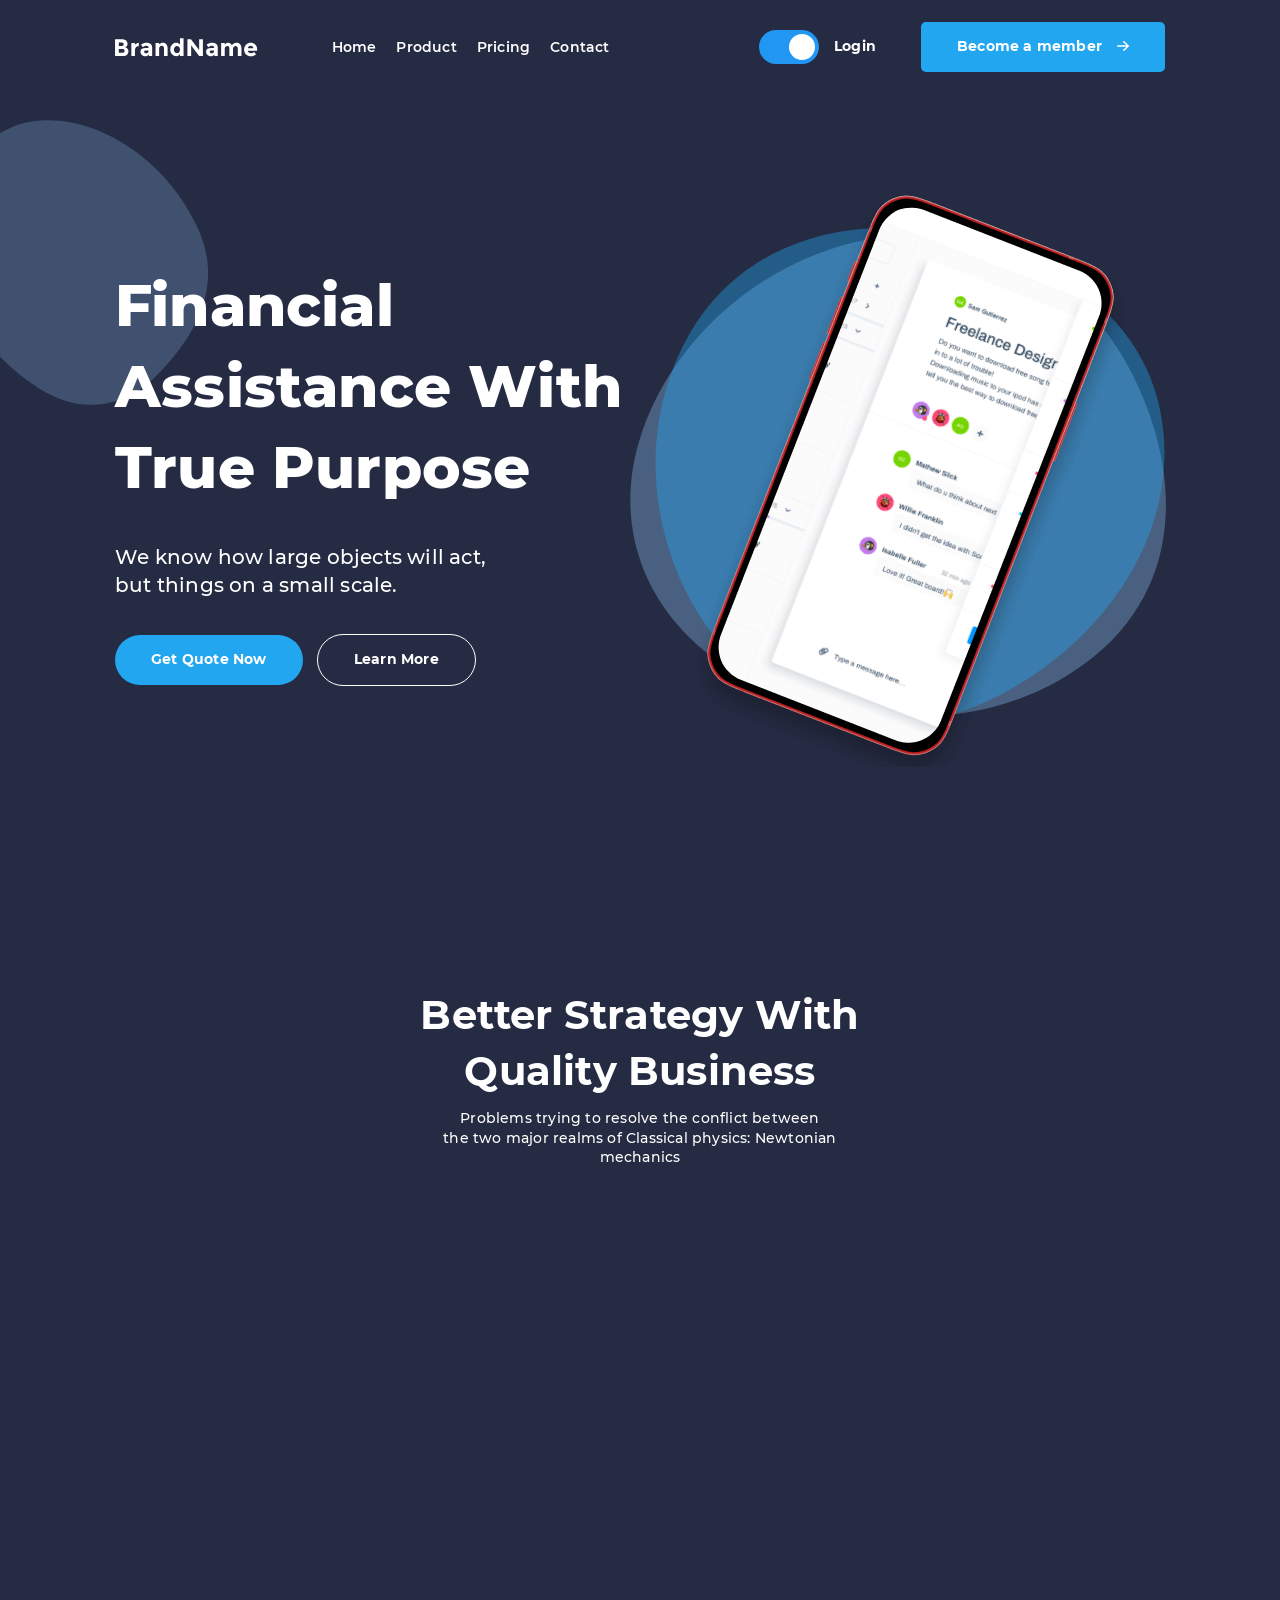
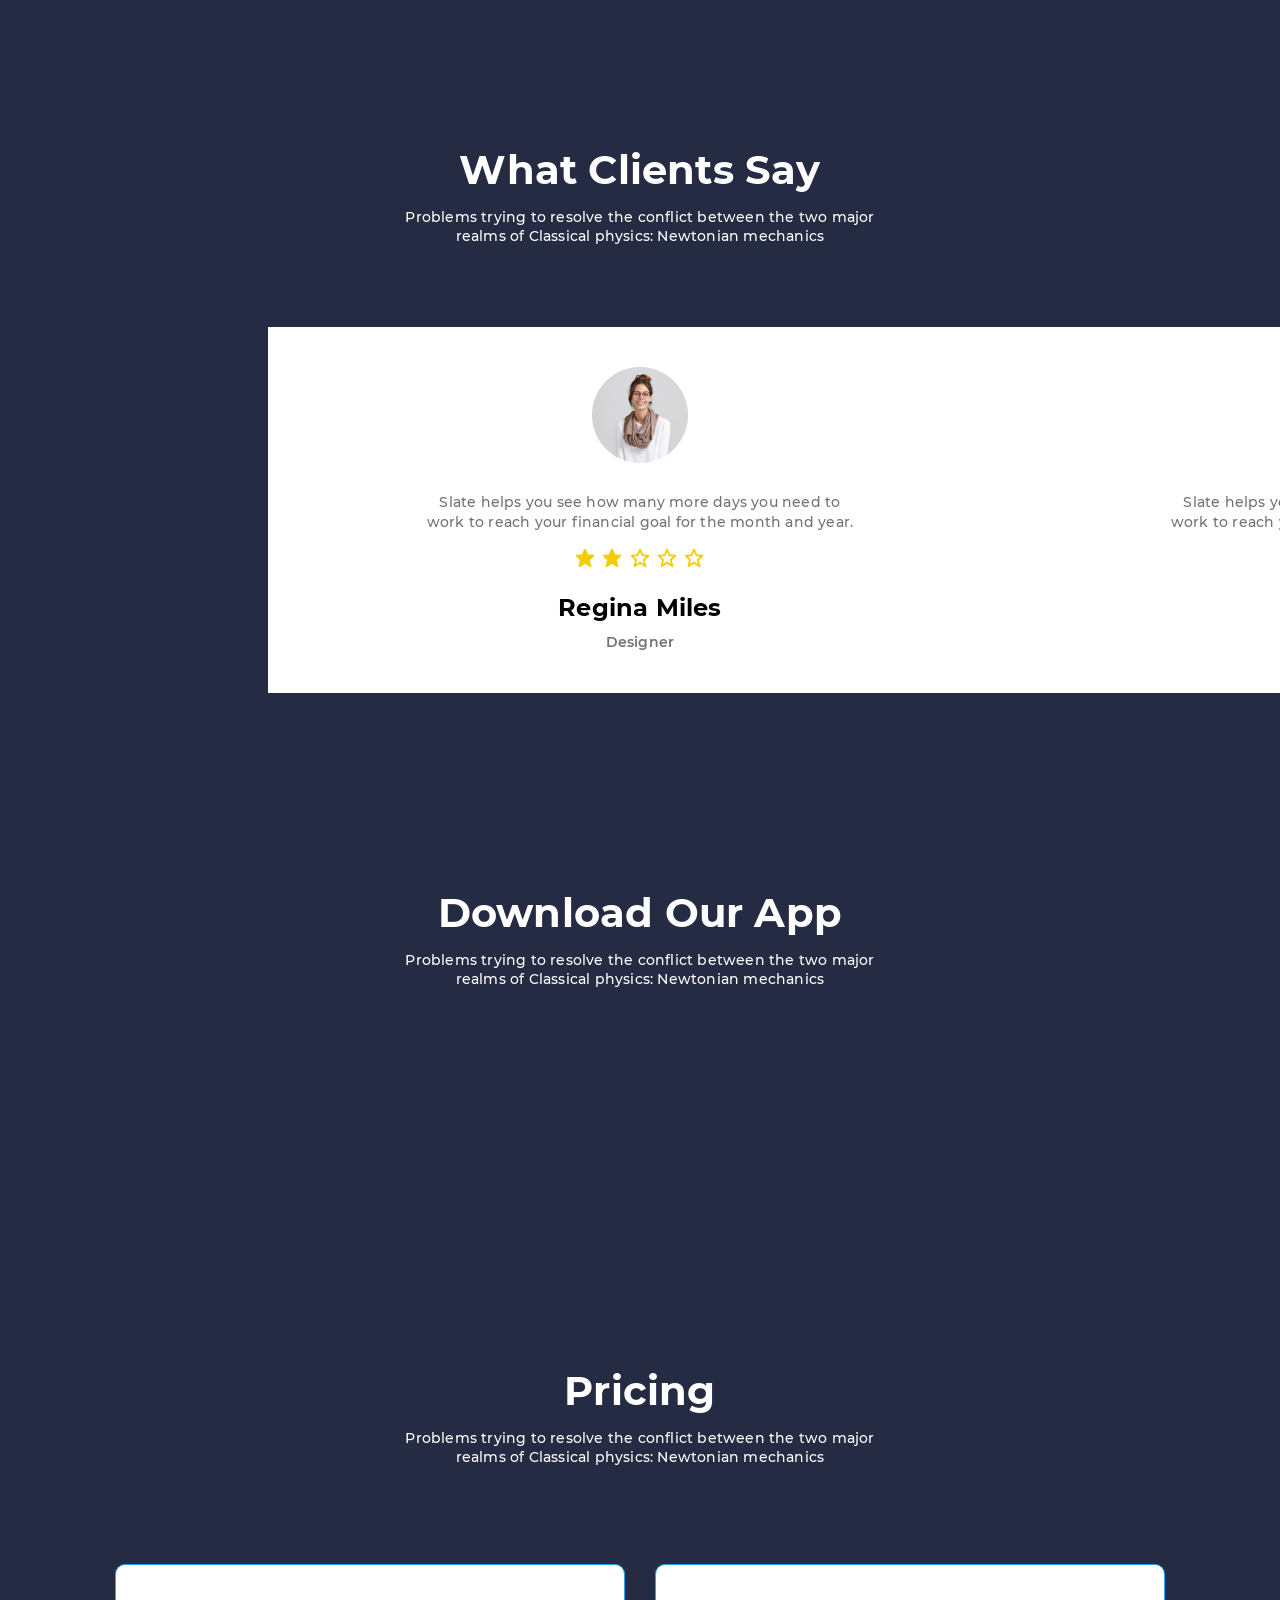
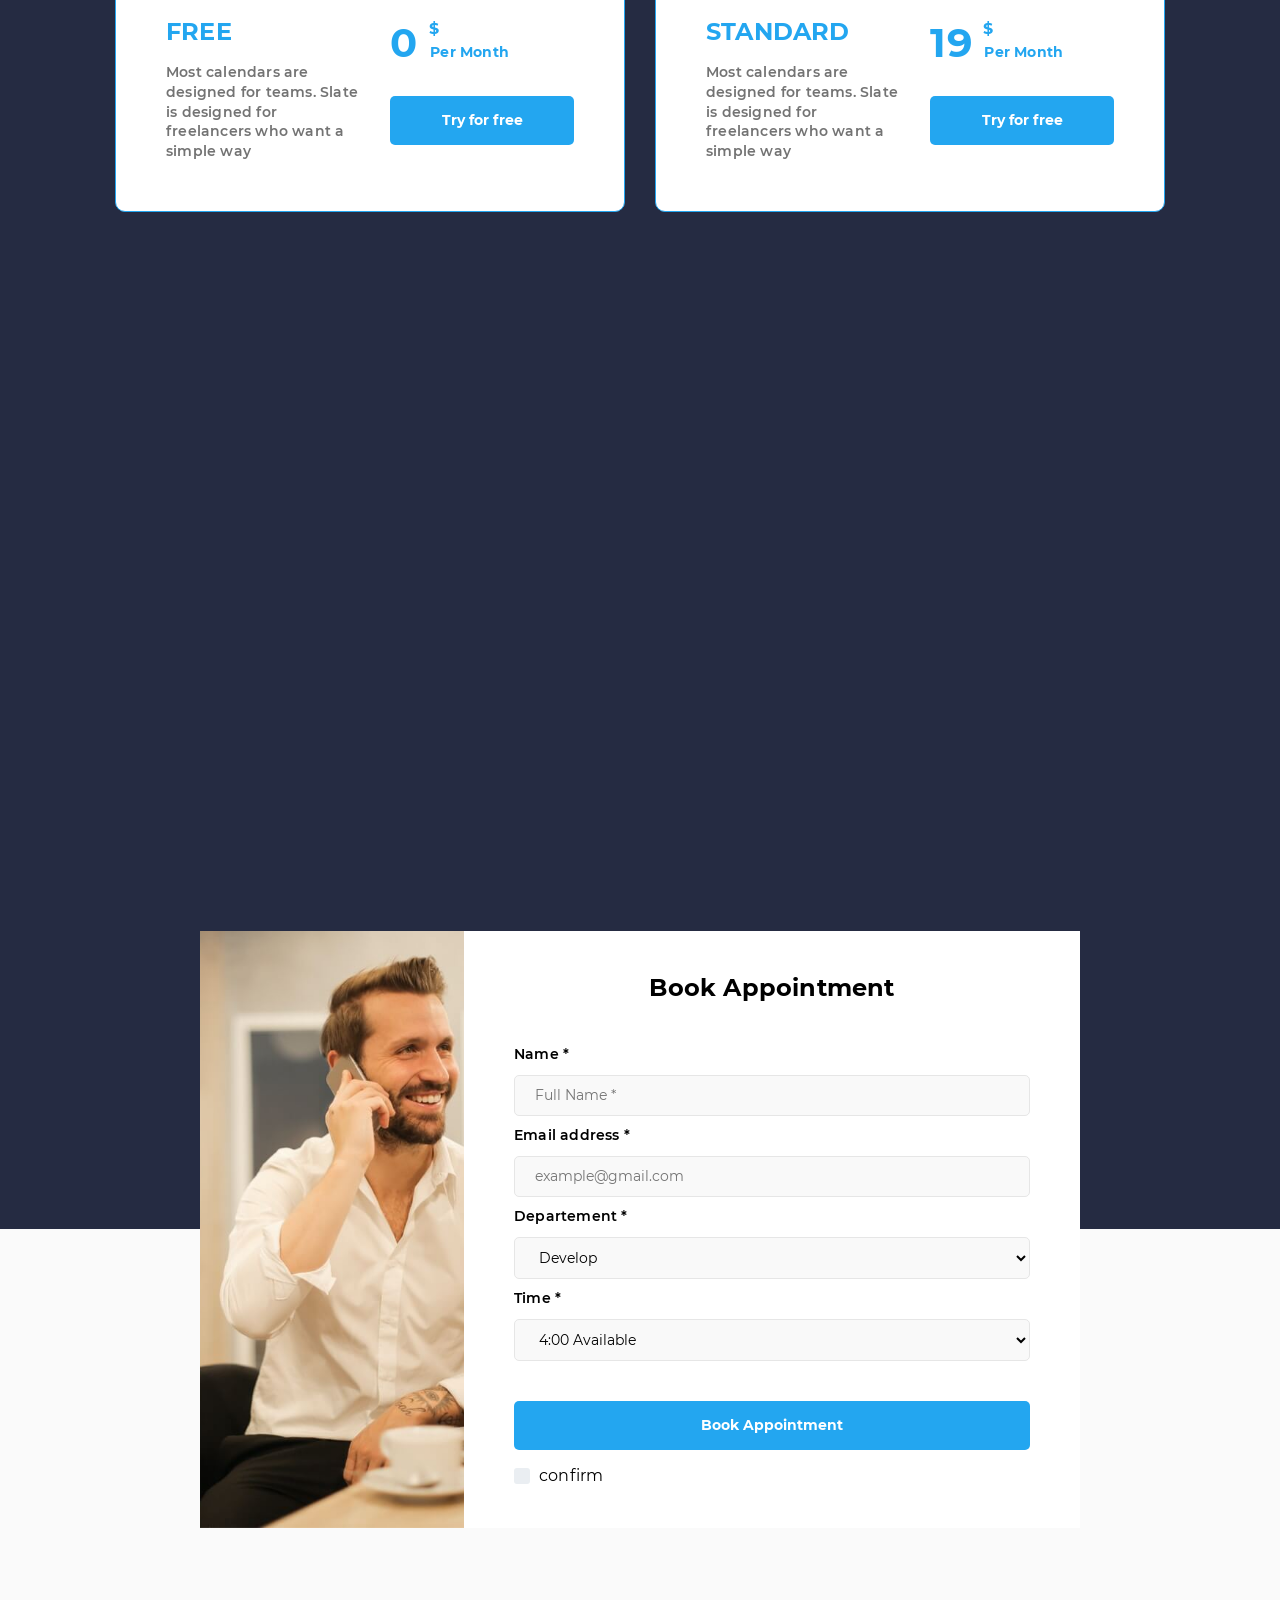
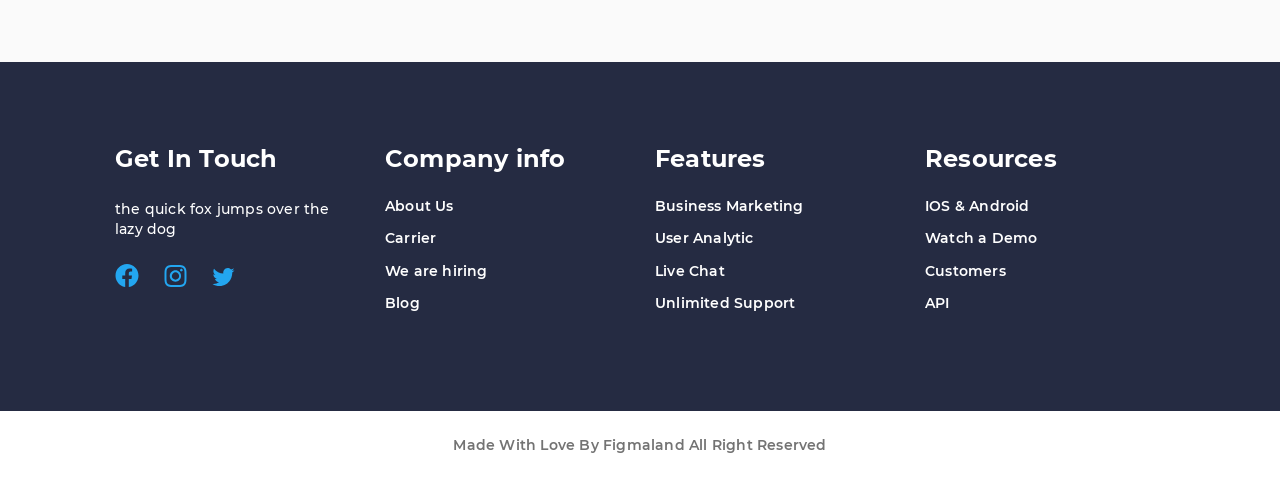
<file: index.html>
<!DOCTYPE html>
<html lang="en">

<head>
  <meta charset="UTF-8">
  <meta http-equiv="X-UA-Compatible" content="IE=edge">
  <meta name="viewport" content="width=device-width, initial-scale=1.0">
  <title>Test landing</title>
  <link rel="stylesheet" href="./assets/css/reset.min.css">
  <link rel="stylesheet" href="https://unpkg.com/swiper/swiper-bundle.min.css" />
  <link rel="stylesheet" href="https://unpkg.com/aos@next/dist/aos.css" />
  <link rel="stylesheet" href="./assets/css/style.css?ver=14.04.21">

</head>

<body>

  <header class="header">
    <div class="container">
      <div class="header__inner">
        <div class="header__logo-wrap">
          <a href="#" class="header__logo-link">
            <img src="./assets/img/header/logo.svg" alt="logo" class="header__logo-img" loading="lazy">
          </a>
        </div>
        <div class="header__menu-wrap">
          <nav class="header__nav">
            <ul class="header__menu">
              <li class="header__menu-item">
                <a href="#" class="header__item-link">Home</a>
              </li>
              <li class="header__menu-item">
                <a href="#" class="header__item-link">Product</a>
              </li>
              <li class="header__menu-item">
                <a href="#" class="header__item-link">Pricing</a>
              </li>
              <li class="header__menu-item">
                <a href="#" class="header__item-link">Contact</a>
              </li>
            </ul>
          </nav>
        </div>
        <div class="header__customer-area">
          <label class="header__theme-switch switch">
            <input type="checkbox" checked>
            <span class="slider round"></span>
          </label>
          <a href="#" class="header__login-link">Login</a>
          <a href="#" class="header__cta btn btn_prime btn_la">Become a member</a>
        </div>
        <div class="header__burger">
          <svg class="header__burger-img" width="24" height="14" viewBox="0 0 24 14" fill="none"
            xmlns="http://www.w3.org/2000/svg">
            <path
              d="M0.571289 0H23.4284V2.28571H0.571289V0ZM6.28557 5.71429H23.4284V8H6.28557V5.71429ZM13.4284 11.4286H23.4284V13.7143H13.4284V11.4286Z"
              fill="white" />
          </svg>
        </div>
      </div>
    </div>
  </header>

  <main class="main">

    <section class="promo">
      <div class="container">
        <div class="row">
          <div class="promo__info-block">
            <h1 class="promo__title" data-aos="fade-right">Financial Assistance With True Purpose</h1>
            <p class="promo__info-txt">We know how large objects will act,
              but things on a small scale.</p>
            <div class="promo__btns">
              <a href="#" class="promo__cta btn btn_prime btn_round">Get Quote Now</a>
              <a href="#" class="promo__learn-more btn btn_transparent">Learn More</a>
            </div>
          </div>
          <div class="promo__bg-block">
            <img src="./assets/img/promo/placeholder.png" alt="phone" class="promo__phone-img" loading="lazy">
          </div>
        </div>
      </div>
    </section>

    <section class="pluses">
      <div class="container">
        <h2 class="pluses__title s-title">Better Strategy With
          Quality Business</h2>
        <p class="pluses__subtitle s-subtitle">Problems trying to resolve the conflict between
          the&nbsp;two&nbsp;major&nbsp;realms of Classical physics: Newtonian mechanics </p>
        <div class="row">
          <div class="pluses__card plus-card" data-aos="flip-left" data-aos-duration="500">
            <img src="./assets/img/pluses/icon.svg" alt="Investment Trading" class="plus-card__ico" loading="lazy">
            <p class="plus-card__title">Investment Trading</p>
            <p class="plus-card__subtitle">the quick fox jumps over the
              lazy dog</p>
          </div>
          <div class="pluses__card plus-card" data-aos="flip-left" data-aos-duration="400">
            <img src="./assets/img/pluses/icon.svg" alt="Support On Raising Funds" class="plus-card__ico" loading="lazy">
            <p class="plus-card__title">Support On Raising Funds</p>
            <p class="plus-card__subtitle">the quick fox jumps over the
              lazy dog</p>
          </div>
          <div class="pluses__card plus-card" data-aos="flip-left" data-aos-duration="300">
            <img src="./assets/img/pluses/icon.svg" alt="Financial Analysis" class="plus-card__ico" loading="lazy">
            <p class="plus-card__title">Financial Analysis</p>
            <p class="plus-card__subtitle">the quick fox jumps over the
              lazy dog</p>
          </div>
          <div class="pluses__card plus-card" data-aos="flip-left" data-aos-duration="500">
            <img src="./assets/img/pluses/icon.svg" alt="the quick fox jumps over the " class="plus-card__ico" loading="lazy">
            <p class="plus-card__title">Taxation Planning</p>
            <p class="plus-card__subtitle">the quick fox jumps over the
              lazy dog</p>
          </div>
          <div class="pluses__card plus-card" data-aos="flip-left" data-aos-duration="550">
            <img src="./assets/img/pluses/icon.svg" alt="" class="plus-card__ico" loading="lazy">
            <p class="plus-card__title">Save money and tim</p>
            <p class="plus-card__subtitle">the quick fox jumps over the
              lazy dog</p>
          </div>
          <div class="pluses__card plus-card" data-aos="flip-left" data-aos-duration="400">
            <img src="./assets/img/pluses/icon.svg" alt="" class="plus-card__ico" loading="lazy">
            <p class="plus-card__title">Outsourced Consulting Business</p>
            <p class="plus-card__subtitle">the quick fox jumps over the
              lazy&nbsp;dog</p>
          </div>
        </div>
      </div>
    </section>

    <section class="reviews">
      <div class="container">
        <h2 class="reviews__title s-title">What Clients Say</h2>
        <p class="reviews__subtitle s-subtitle">Problems trying to resolve the conflict between
          the two major realms of Classical physics: Newtonian mechanics </p>

        <div class="reviews__slider swiper-container">
          <div class="swiper-wrapper">
            <div class="reviews__slide review-card swiper-slide">
              <div class="review-card__inner">
                <img src="./assets/img/reviews/user1.png" alt="user" class="review-card__img" loading="lazy">
                <p class="review-card__desc">Slate helps you see how many more days you need
                  to work to reach your financial goal for the month and year.</p>
                <div class="review-card__rate rate" data-mark="2">
                  <span class="rate__star"></span>
                  <span class="rate__star"></span>
                  <span class="rate__star"></span>
                  <span class="rate__star"></span>
                  <span class="rate__star"></span>
                </div>
                <p class="review-card__name">Regina Miles</p>
                <p class="review-card__position">Designer</p>
              </div>
            </div>
            <div class="reviews__slide review-card swiper-slide">
              <div class="review-card__inner">
                <img src="./assets/img/reviews/user1.png" alt="user" class="review-card__img" loading="lazy">
                <p class="review-card__desc">Slate helps you see how many more days you need
                  to work to reach your financial goal for the month and year.</p>
                <div class="review-card__rate rate" data-mark="4">
                  <span class="rate__star"></span>
                  <span class="rate__star"></span>
                  <span class="rate__star"></span>
                  <span class="rate__star"></span>
                  <span class="rate__star"></span>
                </div>
                <p class="review-card__name">Regina Miles</p>
                <p class="review-card__position">Designer</p>
              </div>
            </div>
            <div class="reviews__slide review-card swiper-slide">
              <div class="review-card__inner">
                <img src="./assets/img/reviews/user1.png" alt="user" class="review-card__img" loading="lazy">
                <p class="review-card__desc">Slate helps you see how many more days you need
                  to work to reach your financial goal for the month and year.</p>
                <div class="review-card__rate rate" data-mark="5">
                  <span class="rate__star"></span>
                  <span class="rate__star"></span>
                  <span class="rate__star"></span>
                  <span class="rate__star"></span>
                  <span class="rate__star"></span>
                </div>
                <p class="review-card__name">Regina Miles</p>
                <p class="review-card__position">Designer</p>
              </div>
            </div>
          </div>
        </div>

      </div>
    </section>

    <div class="app">
      <div class="container">
        <h2 class="app__title s-title">Download Our App</h2>
        <p class="app__subtitle s-subtitle">Problems trying to resolve the conflict between
          the two major realms of Classical physics: Newtonian mechanics </p>
        <div class="app__row">
          <div class="app__card app__card_apple" data-aos="zoom-in">
            <p class="app__card-txt">Download on <br>
              App Store
            </p>
            <a href="#" class="app__card-link"></a>
          </div>
          <div class="app__card app__card_google" data-aos="zoom-in">
            <p class="app__card-txt">Download on <br>
              Google Play
            </p>
            <a href="#" class="app__card-link"></a>
          </div>
          <div class="app__card app__card_amazon" data-aos="zoom-in">
            <p class="app__card-txt">Download on <br>
              Google Play
            </p>
            <a href="#" class="app__card-link"></a>
          </div>
          <div class="app__card app__card_windows" data-aos="zoom-in">
            <p class="app__card-txt">Download on <br>
              Windows Store
            </p>
            <a href="#" class="app__card-link"></a>
          </div>
        </div>
      </div>
    </div>

    <section class="price">
      <div class="container">
        <h2 class="price__title s-title">Pricing</h2>
        <p class="price__subtitle s-subtitle">Problems trying to resolve the conflict between
          the two major realms of Classical physics: Newtonian mechanics </p>
        <div class="row">
          <div class="price__card price-card">
            <div class="price-card__info-block">
              <p class="price-card__title">free</p>
              <p class="price-card__txt">Most calendars are designed
                for teams. Slate is designed
                for freelancers who want
                a simple way </p>
            </div>
            <div class="price-card__price-block">
              <span class="price-card__price">0 <sup>$</sup> </span>
              <button class="price-card__get-btn btn btn_prime">Try for free</button>
            </div>
          </div>
          <div class="price__card price-card">
            <div class="price-card__info-block">
              <p class="price-card__title">standard </p>
              <p class="price-card__txt">Most calendars are designed
                for teams. Slate is designed
                for freelancers who want
                a simple way </p>
            </div>
            <div class="price-card__price-block">
              <span class="price-card__price">19 <sup>$</sup> </span>
              <button class="price-card__get-btn btn btn_prime">Try for free</button>
            </div>
          </div>
        </div>
      </div>
    </section>

    <section class="spread">
      <div class="container">
        <div class="spread__row row">
          <div class="spread__info-block" data-aos="fade-right" data-aos-duration="1000">
            <h2 class="spread__title s-title">We Have Branches All
              Over The World</h2>
            <p class="spread__subtitle s-subtitle">The gradual accumulation of information about atomic and
              small-scale behaviour during the first quarter of the 20th
              century, which gave some indications about how small things
              do behave, produced an increasing confusion which was
              Heisenberg, and Born.</p>
          </div>
          <div class="spread__bg-block" data-aos="fade-left" data-aos-duration="1000">
            <img class="spread__bg-img" src="./assets/img/spread/pngwing 1.png" alt="World" loading="lazy">
          </div>
        </div>
      </div>
    </section>

    <section class="contacts">
      <div class="contacts__container container">
        <div class="contacts__inner">
          <form action="" class="contacts__form">
            <div class="contacts__bg-block">
              <img src="./assets/img/contacts/bg-f.jpeg" alt="contacts" class="contacts__bg" loading="lazy">
            </div>
            <div class="contacts__info-block">
              <h2 class="contacts__form-title">Book Appointment</h2>
              <div class="contacts__input form-el">
                <p class="form-el__title">Name *</p>
                <input type="text" name="name" class="form-el__input" placeholder="Full Name *">
              </div>
              <div class="contacts__input form-el">
                <p class="form-el__title">Email address *</p>
                <input type="email" name="email" class="form-el__input" placeholder="example@gmail.com">
              </div>
              <div class="contacts__input form-el">
                <p class="form-el__title">Departement *</p>
                <select name="" id="" class="form-el__select form-el__input">
                  <option value="develop">Develop</option>
                  <option value="manager">Manager</option>
                  <option value="devops">DevOps</option>
                </select>
              </div>
              <div class="contacts__input form-el">
                <p class="form-el__title">Time *</p>
                <select name="" id="" class="form-el__select form-el__input">
                  <option value="4:00">4:00 Available</option>
                  <option value="6:00">6:00 Available</option>
                  <option value="8:00">8:00 Available</option>
                </select>
              </div>

              <input class="contacts__submit btn btn_prime" type="submit" value="Book Appointment">
              <div class="contacts__confirm-wrap">
                <label class="styled-checkbox">
                  <input type="checkbox" name="" id="">
                  <span>confirm</span>
                </label>
              </div>

            </div>
          </form>
        </div>
      </div>
    </section>

  </main>

  <footer class="footer">
    <div class="footer__info-block">
      <div class="container">
        <div class="row">
          <div class="footer__column">
            <p class="footer__column-title">Get In Touch</p>
            <p class="footer__col-text">
              the quick fox jumps over the
              lazy dog
            </p>
            <div class="footer__socials">
              <a href="/" class="footer__social-link">
                <svg class="footer__social-img" width="24" height="25" viewBox="0 0 24 25" fill="none"
                  xmlns="http://www.w3.org/2000/svg">
                  <g clip-path="url(#clip0)">
                    <path fill-rule="evenodd" clip-rule="evenodd"
                      d="M23.5 11.5841C23.5 5.19378 18.3515 0.0136719 12.0014 0.0136719C5.64848 0.0151092 0.5 5.19378 0.5 11.5855C0.5 17.3593 4.7056 22.1455 10.2019 23.0137V14.9287H7.28415V11.5855H10.2048V9.0343C10.2048 6.13522 11.9224 4.53404 14.5484 4.53404C15.8075 4.53404 17.1226 4.7597 17.1226 4.7597V7.6056H15.6724C14.2451 7.6056 13.7995 8.49817 13.7995 9.41375V11.5841H16.9875L16.4787 14.9273H13.7981V23.0122C19.2944 22.1441 23.5 17.3578 23.5 11.5841Z"
                      fill="#23A6F0" />
                  </g>
                  <defs>
                    <clipPath id="clip0">
                      <rect width="24" height="24" fill="white" transform="translate(0 0.0136719)" />
                    </clipPath>
                  </defs>
                </svg>
              </a>
              <a href="/" class="footer__social-link">
                <svg class="footer__social-img" width="24" height="25" viewBox="0 0 24 25" fill="none"
                  xmlns="http://www.w3.org/2000/svg">
                  <path
                    d="M12.5 1.01367C9.51488 1.01367 9.1395 1.02742 7.96663 1.07967C6.79375 1.13467 5.99487 1.31892 5.295 1.59117C4.56088 1.8673 3.89593 2.30043 3.34663 2.8603C2.7871 3.40988 2.35402 4.07475 2.0775 4.80867C1.80525 5.50717 1.61963 6.30742 1.566 7.47617C1.51375 8.6518 1.5 9.0258 1.5 12.015C1.5 15.0015 1.51375 15.3755 1.566 16.5484C1.621 17.7199 1.80525 18.5188 2.0775 19.2187C2.35938 19.9419 2.73475 20.5552 3.34663 21.167C3.95713 21.7789 4.57037 22.1557 5.29363 22.4362C5.99487 22.7084 6.79238 22.894 7.96388 22.9477C9.13813 22.9999 9.51213 23.0137 12.5 23.0137C15.4879 23.0137 15.8605 22.9999 17.0347 22.9477C18.2049 22.8927 19.0065 22.7084 19.7064 22.4362C20.44 22.1599 21.1045 21.7268 21.6534 21.167C22.2652 20.5552 22.6406 19.9419 22.9225 19.2187C23.1934 18.5188 23.379 17.7199 23.434 16.5484C23.4862 15.3755 23.5 15.0015 23.5 12.0137C23.5 9.0258 23.4862 8.6518 23.434 7.47755C23.379 6.30742 23.1934 5.50717 22.9225 4.80867C22.646 4.07473 22.2129 3.40985 21.6534 2.8603C21.1042 2.30023 20.4392 1.86706 19.705 1.59117C19.0037 1.31892 18.2035 1.1333 17.0334 1.07967C15.8591 1.02742 15.4865 1.01367 12.4973 1.01367H12.5014H12.5ZM11.5141 2.99642H12.5014C15.4384 2.99642 15.7863 3.00605 16.9454 3.05967C18.0179 3.1078 18.6009 3.28792 18.9886 3.4378C19.5015 3.63717 19.8686 3.87642 20.2536 4.26142C20.6386 4.64642 20.8765 5.01217 21.0759 5.52642C21.2271 5.9128 21.4059 6.4958 21.454 7.5683C21.5076 8.72742 21.5186 9.0753 21.5186 12.0109C21.5186 14.9465 21.5076 15.2958 21.454 16.4549C21.4059 17.5274 21.2257 18.109 21.0759 18.4968C20.8995 18.9744 20.618 19.4063 20.2522 19.7604C19.8672 20.1454 19.5015 20.3833 18.9873 20.5827C18.6023 20.7339 18.0192 20.9127 16.9454 20.9622C15.7863 21.0144 15.4384 21.0268 12.5014 21.0268C9.56438 21.0268 9.21513 21.0144 8.056 20.9622C6.9835 20.9127 6.40188 20.7339 6.01412 20.5827C5.53631 20.4066 5.10405 20.1256 4.74913 19.7604C4.38303 19.4057 4.10112 18.9734 3.92412 18.4954C3.77425 18.109 3.59413 17.526 3.546 16.4535C3.49375 15.2944 3.48275 14.9465 3.48275 12.0082C3.48275 9.07117 3.49375 8.72467 3.546 7.56555C3.5955 6.49305 3.77425 5.91005 3.9255 5.5223C4.12488 5.00942 4.36412 4.6423 4.74913 4.2573C5.13412 3.8723 5.49988 3.63442 6.01412 3.43505C6.40188 3.2838 6.9835 3.10505 8.056 3.05555C9.07075 3.0088 9.464 2.99505 11.5141 2.99367V2.99642ZM18.3726 4.82242C18.1993 4.82242 18.0276 4.85656 17.8675 4.9229C17.7073 4.98924 17.5618 5.08647 17.4392 5.20904C17.3167 5.33161 17.2194 5.47713 17.1531 5.63728C17.0868 5.79743 17.0526 5.96908 17.0526 6.14242C17.0526 6.31577 17.0868 6.48741 17.1531 6.64756C17.2194 6.80771 17.3167 6.95323 17.4392 7.0758C17.5618 7.19838 17.7073 7.29561 17.8675 7.36194C18.0276 7.42828 18.1993 7.46242 18.3726 7.46242C18.7227 7.46242 19.0585 7.32335 19.306 7.0758C19.5536 6.82825 19.6926 6.49251 19.6926 6.14242C19.6926 5.79234 19.5536 5.45659 19.306 5.20904C19.0585 4.96149 18.7227 4.82242 18.3726 4.82242ZM12.5014 6.36517C11.7521 6.35348 11.008 6.49096 10.3123 6.76962C9.61671 7.04827 8.98346 7.46252 8.44946 7.98825C7.91546 8.51399 7.49138 9.1407 7.20191 9.8319C6.91244 10.5231 6.76336 11.265 6.76336 12.0144C6.76336 12.7637 6.91244 13.5056 7.20191 14.1968C7.49138 14.888 7.91546 15.5147 8.44946 16.0405C8.98346 16.5662 9.61671 16.9805 10.3123 17.2591C11.008 17.5378 11.7521 17.6752 12.5014 17.6635C13.9844 17.6404 15.3988 17.0351 16.4393 15.9781C17.4799 14.9212 18.0631 13.4975 18.0631 12.0144C18.0631 10.5312 17.4799 9.10749 16.4393 8.05058C15.3988 6.99367 13.9844 6.38831 12.5014 6.36517ZM12.5014 8.34655C13.474 8.34655 14.4067 8.7329 15.0944 9.42062C15.7821 10.1083 16.1685 11.0411 16.1685 12.0137C16.1685 12.9863 15.7821 13.919 15.0944 14.6067C14.4067 15.2944 13.474 15.6808 12.5014 15.6808C11.5288 15.6808 10.596 15.2944 9.90833 14.6067C9.22061 13.919 8.83425 12.9863 8.83425 12.0137C8.83425 11.0411 9.22061 10.1083 9.90833 9.42062C10.596 8.7329 11.5288 8.34655 12.5014 8.34655Z"
                    fill="#23A6F0" />
                </svg>
              </a>
              <a href="/" class="footer__social-link">
                <svg class="footer__social-img" width="24" height="20" viewBox="0 0 24 20" fill="none" xmlns="http://www.w3.org/2000/svg">
                  <g clip-path="url(#clip0)">
                    <path
                      d="M8.41075 19.0137C16.713 19.0137 21.2546 12.0868 21.2546 6.09036C21.2546 5.89652 21.2546 5.69992 21.2464 5.50608C22.1306 4.86156 22.8937 4.0636 23.5 3.14959C22.6741 3.51629 21.7988 3.75797 20.9026 3.86679C21.8466 3.29862 22.5536 2.40467 22.8923 1.35108C22.0054 1.88014 21.0346 2.25154 20.0226 2.44902C19.3423 1.7194 18.4419 1.23604 17.4611 1.07383C16.4803 0.911618 15.4737 1.0796 14.5973 1.55175C13.7209 2.0239 13.0236 2.77387 12.6134 3.6855C12.2031 4.59712 12.1029 5.61952 12.3281 6.59433C10.5334 6.50372 8.77762 6.03424 7.17468 5.21636C5.57175 4.39848 4.15744 3.25045 3.0235 1.84674C2.44784 2.84788 2.27216 4.0321 2.53214 5.15893C2.79211 6.28576 3.46825 7.27072 4.42325 7.9138C3.70762 7.88932 3.00772 7.69582 2.38 7.34891V7.41121C2.38123 8.45998 2.74205 9.47615 3.40145 10.288C4.06086 11.0998 4.9784 11.6574 5.999 11.8667C5.61161 11.9741 5.21144 12.0277 4.80963 12.0259C4.52635 12.0268 4.24365 12.0003 3.96537 11.947C4.25383 12.8498 4.8155 13.6391 5.57171 14.2044C6.32793 14.7698 7.24081 15.0828 8.1825 15.0996C6.58276 16.3648 4.60668 17.051 2.5725 17.0476C2.21407 17.0491 1.85588 17.0283 1.5 16.9853C3.56458 18.3107 5.96228 19.0144 8.41075 19.0137Z"
                      fill="#23A6F0" />
                  </g>
                  <defs>
                    <clipPath id="clip0">
                      <rect width="24" height="19.7647" fill="white" transform="translate(0 0.131348)" />
                    </clipPath>
                  </defs>
                </svg>
              </a>
            </div>
          </div>
          <div class="footer__column">
            <p class="footer__column-title">Company info</p>
            <nav class="footer__nav">
              <ul class="footer__menu">
                <li class="footer__menu-item"><a href="/" class="footer__menu-link">About Us</a></li>
                <li class="footer__menu-item"><a href="/" class="footer__menu-link">Carrier</a></li>
                <li class="footer__menu-item"><a href="/" class="footer__menu-link">We are hiring</a></li>
                <li class="footer__menu-item"><a href="/" class="footer__menu-link">Blog</a></li>
              </ul>
            </nav>
          </div>
          <div class="footer__column">
            <p class="footer__column-title">Features</p>
            <nav class="footer__nav">
              <ul class="footer__menu">
                <li class="footer__menu-item"><a href="/" class="footer__menu-link">Business Marketing</a></li>
                <li class="footer__menu-item"><a href="/" class="footer__menu-link">User Analytic</a></li>
                <li class="footer__menu-item"><a href="/" class="footer__menu-link">Live Chat</a></li>
                <li class="footer__menu-item"><a href="/" class="footer__menu-link">Unlimited Support</a></li>
              </ul>
            </nav>
          </div>
          <div class="footer__column">
            <p class="footer__column-title">Resources</p>
            <nav class="footer__nav">
              <ul class="footer__menu">
                <li class="footer__menu-item"><a href="/" class="footer__menu-link">IOS & Android</a></li>
                <li class="footer__menu-item"><a href="/" class="footer__menu-link">Watch a Demo</a></li>
                <li class="footer__menu-item"><a href="/" class="footer__menu-link">Customers</a></li>
                <li class="footer__menu-item"><a href="/" class="footer__menu-link">API</a></li>
              </ul>
            </nav>
          </div>
        </div>
      </div>
    </div>

    <div class="footer__copyright-block">
      <div class="container">
        <p class="footer__copyright">Made With Love By <br> Figmaland All Right Reserved </p>
      </div>
    </div>
  </footer>

  <script src="https://unpkg.com/swiper/swiper-bundle.min.js"></script>
  <script src="https://unpkg.com/aos@next/dist/aos.js"></script>
  <script src="./assets/js/script.js"></script>

</body>

</html>
</file>
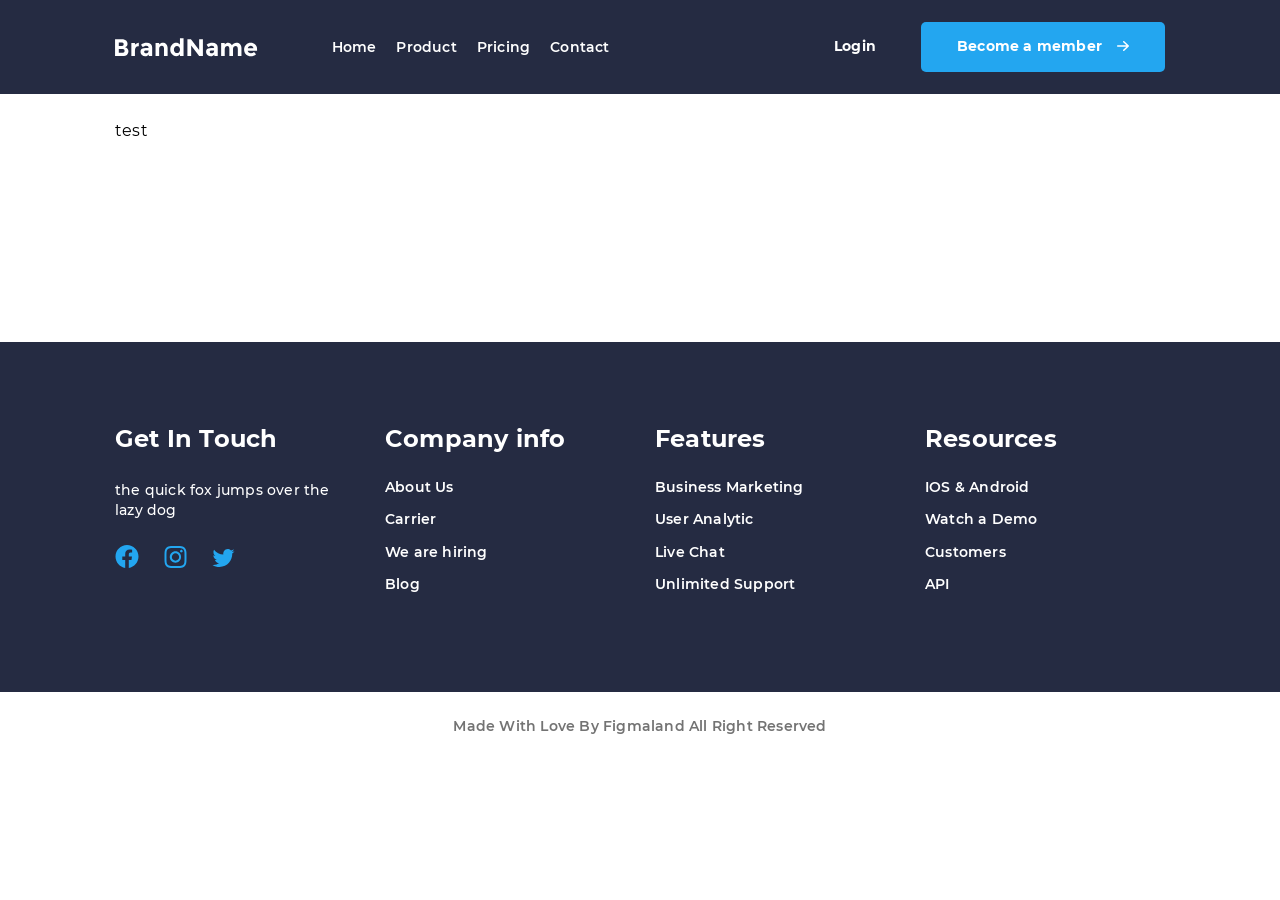
<file: contacts.html>
<!DOCTYPE html>
<html lang="en">

<head>
  <meta charset="UTF-8">
  <meta http-equiv="X-UA-Compatible" content="IE=edge">
  <meta name="viewport" content="width=device-width, initial-scale=1.0">
  <title>Test landing</title>
  <link rel="stylesheet" href="./assets/css/reset.min.css">
  <link rel="stylesheet" href="https://unpkg.com/swiper/swiper-bundle.min.css" />
  <link rel="stylesheet" href="https://unpkg.com/aos@next/dist/aos.css" />
  <link rel="stylesheet" href="./assets/css/style.css?ver=14.04.21">
</head>

<body>

  <header class="header">
    <div class="container">
      <div class="header__inner">
        <div class="header__logo-wrap">
          <a href="#" class="header__logo-link">
            <img src="./assets/img/header/logo.svg" alt="logo" class="header__logo-img">
          </a>
        </div>
        <div class="header__menu-wrap">
          <nav class="header__nav">
            <ul class="header__menu">
              <li class="header__menu-item">
                <a href="#" class="header__item-link">Home</a>
              </li>
              <li class="header__menu-item">
                <a href="#" class="header__item-link">Product</a>
              </li>
              <li class="header__menu-item">
                <a href="#" class="header__item-link">Pricing</a>
              </li>
              <li class="header__menu-item">
                <a href="#" class="header__item-link">Contact</a>
              </li>
            </ul>
          </nav>
        </div>
        <div class="header__customer-area">
          <a href="#" class="header__login-link">Login</a>
          <a href="#" class="header__cta btn btn_prime btn_la">Become a member</a>
        </div>
        <div class="header__burger">
          <svg class="header__burger-img" width="24" height="14" viewBox="0 0 24 14" fill="none"
            xmlns="http://www.w3.org/2000/svg">
            <path
              d="M0.571289 0H23.4284V2.28571H0.571289V0ZM6.28557 5.71429H23.4284V8H6.28557V5.71429ZM13.4284 11.4286H23.4284V13.7143H13.4284V11.4286Z"
              fill="white" />
          </svg>
        </div>
      </div>
    </div>
  </header>

  <main class="main">
    <section class="ip-contacts" style="padding-top: 120px; padding-bottom: 200px;">
      <div class="container">
        test
      </div>
    </section>
  </main>

  <footer class="footer">
    <div class="footer__info-block">
      <div class="container">
        <div class="row">
          <div class="footer__column">
            <p class="footer__column-title">Get In Touch</p>
            <p class="footer__col-text">
              the quick fox jumps over the
              lazy dog
            </p>
            <div class="footer__socials">
              <a href="/" class="footer__social-link">
                <svg class="footer__social-img" width="24" height="25" viewBox="0 0 24 25" fill="none"
                  xmlns="http://www.w3.org/2000/svg">
                  <g clip-path="url(#clip0)">
                    <path fill-rule="evenodd" clip-rule="evenodd"
                      d="M23.5 11.5841C23.5 5.19378 18.3515 0.0136719 12.0014 0.0136719C5.64848 0.0151092 0.5 5.19378 0.5 11.5855C0.5 17.3593 4.7056 22.1455 10.2019 23.0137V14.9287H7.28415V11.5855H10.2048V9.0343C10.2048 6.13522 11.9224 4.53404 14.5484 4.53404C15.8075 4.53404 17.1226 4.7597 17.1226 4.7597V7.6056H15.6724C14.2451 7.6056 13.7995 8.49817 13.7995 9.41375V11.5841H16.9875L16.4787 14.9273H13.7981V23.0122C19.2944 22.1441 23.5 17.3578 23.5 11.5841Z"
                      fill="#23A6F0" />
                  </g>
                  <defs>
                    <clipPath id="clip0">
                      <rect width="24" height="24" fill="white" transform="translate(0 0.0136719)" />
                    </clipPath>
                  </defs>
                </svg>
              </a>
              <a href="/" class="footer__social-link">
                <svg class="footer__social-img" width="24" height="25" viewBox="0 0 24 25" fill="none"
                  xmlns="http://www.w3.org/2000/svg">
                  <path
                    d="M12.5 1.01367C9.51488 1.01367 9.1395 1.02742 7.96663 1.07967C6.79375 1.13467 5.99487 1.31892 5.295 1.59117C4.56088 1.8673 3.89593 2.30043 3.34663 2.8603C2.7871 3.40988 2.35402 4.07475 2.0775 4.80867C1.80525 5.50717 1.61963 6.30742 1.566 7.47617C1.51375 8.6518 1.5 9.0258 1.5 12.015C1.5 15.0015 1.51375 15.3755 1.566 16.5484C1.621 17.7199 1.80525 18.5188 2.0775 19.2187C2.35938 19.9419 2.73475 20.5552 3.34663 21.167C3.95713 21.7789 4.57037 22.1557 5.29363 22.4362C5.99487 22.7084 6.79238 22.894 7.96388 22.9477C9.13813 22.9999 9.51213 23.0137 12.5 23.0137C15.4879 23.0137 15.8605 22.9999 17.0347 22.9477C18.2049 22.8927 19.0065 22.7084 19.7064 22.4362C20.44 22.1599 21.1045 21.7268 21.6534 21.167C22.2652 20.5552 22.6406 19.9419 22.9225 19.2187C23.1934 18.5188 23.379 17.7199 23.434 16.5484C23.4862 15.3755 23.5 15.0015 23.5 12.0137C23.5 9.0258 23.4862 8.6518 23.434 7.47755C23.379 6.30742 23.1934 5.50717 22.9225 4.80867C22.646 4.07473 22.2129 3.40985 21.6534 2.8603C21.1042 2.30023 20.4392 1.86706 19.705 1.59117C19.0037 1.31892 18.2035 1.1333 17.0334 1.07967C15.8591 1.02742 15.4865 1.01367 12.4973 1.01367H12.5014H12.5ZM11.5141 2.99642H12.5014C15.4384 2.99642 15.7863 3.00605 16.9454 3.05967C18.0179 3.1078 18.6009 3.28792 18.9886 3.4378C19.5015 3.63717 19.8686 3.87642 20.2536 4.26142C20.6386 4.64642 20.8765 5.01217 21.0759 5.52642C21.2271 5.9128 21.4059 6.4958 21.454 7.5683C21.5076 8.72742 21.5186 9.0753 21.5186 12.0109C21.5186 14.9465 21.5076 15.2958 21.454 16.4549C21.4059 17.5274 21.2257 18.109 21.0759 18.4968C20.8995 18.9744 20.618 19.4063 20.2522 19.7604C19.8672 20.1454 19.5015 20.3833 18.9873 20.5827C18.6023 20.7339 18.0192 20.9127 16.9454 20.9622C15.7863 21.0144 15.4384 21.0268 12.5014 21.0268C9.56438 21.0268 9.21513 21.0144 8.056 20.9622C6.9835 20.9127 6.40188 20.7339 6.01412 20.5827C5.53631 20.4066 5.10405 20.1256 4.74913 19.7604C4.38303 19.4057 4.10112 18.9734 3.92412 18.4954C3.77425 18.109 3.59413 17.526 3.546 16.4535C3.49375 15.2944 3.48275 14.9465 3.48275 12.0082C3.48275 9.07117 3.49375 8.72467 3.546 7.56555C3.5955 6.49305 3.77425 5.91005 3.9255 5.5223C4.12488 5.00942 4.36412 4.6423 4.74913 4.2573C5.13412 3.8723 5.49988 3.63442 6.01412 3.43505C6.40188 3.2838 6.9835 3.10505 8.056 3.05555C9.07075 3.0088 9.464 2.99505 11.5141 2.99367V2.99642ZM18.3726 4.82242C18.1993 4.82242 18.0276 4.85656 17.8675 4.9229C17.7073 4.98924 17.5618 5.08647 17.4392 5.20904C17.3167 5.33161 17.2194 5.47713 17.1531 5.63728C17.0868 5.79743 17.0526 5.96908 17.0526 6.14242C17.0526 6.31577 17.0868 6.48741 17.1531 6.64756C17.2194 6.80771 17.3167 6.95323 17.4392 7.0758C17.5618 7.19838 17.7073 7.29561 17.8675 7.36194C18.0276 7.42828 18.1993 7.46242 18.3726 7.46242C18.7227 7.46242 19.0585 7.32335 19.306 7.0758C19.5536 6.82825 19.6926 6.49251 19.6926 6.14242C19.6926 5.79234 19.5536 5.45659 19.306 5.20904C19.0585 4.96149 18.7227 4.82242 18.3726 4.82242ZM12.5014 6.36517C11.7521 6.35348 11.008 6.49096 10.3123 6.76962C9.61671 7.04827 8.98346 7.46252 8.44946 7.98825C7.91546 8.51399 7.49138 9.1407 7.20191 9.8319C6.91244 10.5231 6.76336 11.265 6.76336 12.0144C6.76336 12.7637 6.91244 13.5056 7.20191 14.1968C7.49138 14.888 7.91546 15.5147 8.44946 16.0405C8.98346 16.5662 9.61671 16.9805 10.3123 17.2591C11.008 17.5378 11.7521 17.6752 12.5014 17.6635C13.9844 17.6404 15.3988 17.0351 16.4393 15.9781C17.4799 14.9212 18.0631 13.4975 18.0631 12.0144C18.0631 10.5312 17.4799 9.10749 16.4393 8.05058C15.3988 6.99367 13.9844 6.38831 12.5014 6.36517ZM12.5014 8.34655C13.474 8.34655 14.4067 8.7329 15.0944 9.42062C15.7821 10.1083 16.1685 11.0411 16.1685 12.0137C16.1685 12.9863 15.7821 13.919 15.0944 14.6067C14.4067 15.2944 13.474 15.6808 12.5014 15.6808C11.5288 15.6808 10.596 15.2944 9.90833 14.6067C9.22061 13.919 8.83425 12.9863 8.83425 12.0137C8.83425 11.0411 9.22061 10.1083 9.90833 9.42062C10.596 8.7329 11.5288 8.34655 12.5014 8.34655Z"
                    fill="#23A6F0" />
                </svg>
              </a>
              <a href="/" class="footer__social-link">
                <svg class="footer__social-img" width="24" height="20" viewBox="0 0 24 20" fill="none" xmlns="http://www.w3.org/2000/svg">
                  <g clip-path="url(#clip0)">
                    <path
                      d="M8.41075 19.0137C16.713 19.0137 21.2546 12.0868 21.2546 6.09036C21.2546 5.89652 21.2546 5.69992 21.2464 5.50608C22.1306 4.86156 22.8937 4.0636 23.5 3.14959C22.6741 3.51629 21.7988 3.75797 20.9026 3.86679C21.8466 3.29862 22.5536 2.40467 22.8923 1.35108C22.0054 1.88014 21.0346 2.25154 20.0226 2.44902C19.3423 1.7194 18.4419 1.23604 17.4611 1.07383C16.4803 0.911618 15.4737 1.0796 14.5973 1.55175C13.7209 2.0239 13.0236 2.77387 12.6134 3.6855C12.2031 4.59712 12.1029 5.61952 12.3281 6.59433C10.5334 6.50372 8.77762 6.03424 7.17468 5.21636C5.57175 4.39848 4.15744 3.25045 3.0235 1.84674C2.44784 2.84788 2.27216 4.0321 2.53214 5.15893C2.79211 6.28576 3.46825 7.27072 4.42325 7.9138C3.70762 7.88932 3.00772 7.69582 2.38 7.34891V7.41121C2.38123 8.45998 2.74205 9.47615 3.40145 10.288C4.06086 11.0998 4.9784 11.6574 5.999 11.8667C5.61161 11.9741 5.21144 12.0277 4.80963 12.0259C4.52635 12.0268 4.24365 12.0003 3.96537 11.947C4.25383 12.8498 4.8155 13.6391 5.57171 14.2044C6.32793 14.7698 7.24081 15.0828 8.1825 15.0996C6.58276 16.3648 4.60668 17.051 2.5725 17.0476C2.21407 17.0491 1.85588 17.0283 1.5 16.9853C3.56458 18.3107 5.96228 19.0144 8.41075 19.0137Z"
                      fill="#23A6F0" />
                  </g>
                  <defs>
                    <clipPath id="clip0">
                      <rect width="24" height="19.7647" fill="white" transform="translate(0 0.131348)" />
                    </clipPath>
                  </defs>
                </svg>
              </a>
            </div>
          </div>
          <div class="footer__column">
            <p class="footer__column-title">Company info</p>
            <nav class="footer__nav">
              <ul class="footer__menu">
                <li class="footer__menu-item"><a href="/" class="footer__menu-link">About Us</a></li>
                <li class="footer__menu-item"><a href="/" class="footer__menu-link">Carrier</a></li>
                <li class="footer__menu-item"><a href="/" class="footer__menu-link">We are hiring</a></li>
                <li class="footer__menu-item"><a href="/" class="footer__menu-link">Blog</a></li>
              </ul>
            </nav>
          </div>
          <div class="footer__column">
            <p class="footer__column-title">Features</p>
            <nav class="footer__nav">
              <ul class="footer__menu">
                <li class="footer__menu-item"><a href="/" class="footer__menu-link">Business Marketing</a></li>
                <li class="footer__menu-item"><a href="/" class="footer__menu-link">User Analytic</a></li>
                <li class="footer__menu-item"><a href="/" class="footer__menu-link">Live Chat</a></li>
                <li class="footer__menu-item"><a href="/" class="footer__menu-link">Unlimited Support</a></li>
              </ul>
            </nav>
          </div>
          <div class="footer__column">
            <p class="footer__column-title">Resources</p>
            <nav class="footer__nav">
              <ul class="footer__menu">
                <li class="footer__menu-item"><a href="/" class="footer__menu-link">IOS & Android</a></li>
                <li class="footer__menu-item"><a href="/" class="footer__menu-link">Watch a Demo</a></li>
                <li class="footer__menu-item"><a href="/" class="footer__menu-link">Customers</a></li>
                <li class="footer__menu-item"><a href="/" class="footer__menu-link">API</a></li>
              </ul>
            </nav>
          </div>
        </div>
      </div>
    </div>

    <div class="footer__copyright-block">
      <div class="container">
        <p class="footer__copyright">Made With Love By <br> Figmaland All Right Reserved </p>
      </div>
    </div>
  </footer>

  <script src="https://unpkg.com/swiper/swiper-bundle.min.js"></script>
  <script src="https://unpkg.com/aos@next/dist/aos.js"></script>
  <script src="./assets/js/script.js"></script>

</body>

</html>
</file>
<file: assets/css/style.css>
/* montserrat-regular - latin */
@font-face {
  font-family: "Montserrat";
  font-style: normal;
  font-weight: 400;
  font-display: swap;
  src: local(""),
    url("../fonts/montserrat/montserrat-v15-latin-regular.woff2")
      format("woff2"),
    /* Chrome 26+, Opera 23+, Firefox 39+ */
      url("../fonts/montserrat/montserrat-v15-latin-regular.woff")
      format("woff"); /* Chrome 6+, Firefox 3.6+, IE 9+, Safari 5.1+ */
}
/* montserrat-500 - latin */
@font-face {
  font-family: "Montserrat";
  font-style: normal;
  font-weight: 500;
  font-display: swap;
  src: local(""),
    url("../fonts/montserrat/montserrat-v15-latin-500.woff2") format("woff2"),
    /* Chrome 26+, Opera 23+, Firefox 39+ */
      url("../fonts/montserrat/montserrat-v15-latin-500.woff") format("woff"); /* Chrome 6+, Firefox 3.6+, IE 9+, Safari 5.1+ */
}
/* montserrat-600 - latin */
@font-face {
  font-family: "Montserrat";
  font-style: normal;
  font-weight: 600;
  font-display: swap;
  src: local(""),
    url("../fonts/montserrat/montserrat-v15-latin-600.woff2") format("woff2"),
    /* Chrome 26+, Opera 23+, Firefox 39+ */
      url("../fonts/montserrat/montserrat-v15-latin-600.woff") format("woff"); /* Chrome 6+, Firefox 3.6+, IE 9+, Safari 5.1+ */
}
/* montserrat-700 - latin */
@font-face {
  font-family: "Montserrat";
  font-style: normal;
  font-weight: 700;
  font-display: swap;
  src: local(""),
    url("../fonts/montserrat/montserrat-v15-latin-700.woff2") format("woff2"),
    /* Chrome 26+, Opera 23+, Firefox 39+ */
      url("../fonts/montserrat/montserrat-v15-latin-700.woff") format("woff"); /* Chrome 6+, Firefox 3.6+, IE 9+, Safari 5.1+ */
}
/* montserrat-800 - latin */
@font-face {
  font-family: "Montserrat";
  font-style: normal;
  font-weight: 800;
  font-display: swap;
  src: local(""),
    url("../fonts/montserrat/montserrat-v15-latin-800.woff2") format("woff2"),
    /* Chrome 26+, Opera 23+, Firefox 39+ */
      url("../fonts/montserrat/montserrat-v15-latin-800.woff") format("woff"); /* Chrome 6+, Firefox 3.6+, IE 9+, Safari 5.1+ */
}

/* default */

:root {
  --content-width: 1050px;
  --mob-padding: 20px;
  --gutter: 15px;
  --dark-background-color: #252b42;
  --primary-color: #23a6f0;
  --grey: #737373;
  --text-color: #fff;
}

html[data-mode='light'] {
  --dark-background-color: #f1f1f1;
  --primary-color: #46b1f0;
  --grey: #c4c4c4;
  --text-color: #252b42;
}

html[data-mode='light'] img {
  opacity: 0.7;
}

body {
  font-family: "Montserrat";
  font-size: 16px;
  margin: 0;
  line-height: 1.4;
  letter-spacing: 0.2px;
}

ul {
  padding-left: 0;
}

/* components */

.container {
  max-width: calc(var(--content-width) + var(--mob-padding) * 2);
  padding-left: var(--mob-padding);
  padding-right: var(--mob-padding);
  margin-left: auto;
  margin-right: auto;
}

.row {
  display: flex;
  flex-wrap: wrap;
  margin-right: calc(var(--gutter) * -1);
  margin-left: calc(var(--gutter) * -1);
}

.btn {
  display: inline-block;
  padding: 15px 36px;
  text-align: center;
  font-weight: bold;
  font-size: 14px;
  color: #fff;
  text-decoration: none;
  border-radius: 5px;
  border: none;
  appearance: none;
  cursor: pointer;
}

.btn_prime {
  background-color: var(--primary-color);
}

.btn_round {
  border-radius: 999px;
}

.btn_la::after {
  content: url("data:image/svg+xml,%3Csvg width='12' height='10' viewBox='0 0 12 10' fill='none' xmlns='http://www.w3.org/2000/svg'%3E%3Cpath fill-rule='evenodd' clip-rule='evenodd' d='M0 5C0 4.81059 0.079009 4.62895 0.219646 4.49502C0.360282 4.36108 0.551026 4.28584 0.749916 4.28584H9.43845L6.21831 1.22068C6.07749 1.08658 5.99838 0.904705 5.99838 0.715059C5.99838 0.525414 6.07749 0.343536 6.21831 0.209436C6.35912 0.0753365 6.5501 0 6.74925 0C6.94839 0 7.13937 0.0753365 7.28019 0.209436L11.7797 4.49438C11.8495 4.56072 11.9049 4.63952 11.9427 4.72629C11.9805 4.81305 12 4.90606 12 5C12 5.09394 11.9805 5.18695 11.9427 5.27371C11.9049 5.36048 11.8495 5.43928 11.7797 5.50562L7.28019 9.79056C7.13937 9.92466 6.94839 10 6.74925 10C6.5501 10 6.35912 9.92466 6.21831 9.79056C6.07749 9.65646 5.99838 9.47459 5.99838 9.28494C5.99838 9.0953 6.07749 8.91342 6.21831 8.77932L9.43845 5.71416H0.749916C0.551026 5.71416 0.360282 5.63892 0.219646 5.50499C0.079009 5.37106 0 5.18941 0 5Z' fill='white'/%3E%3C/svg%3E%0A");
  display: inline-block;
  margin-left: 15px;
  transition: 0.3s;
}

.btn_la:hover::after {
  transform: translate(3px, 0);
}

.btn_transparent {
  border-radius: 999px;
  border: 1px solid #fff;
}

.s-title {
  font-weight: bold;
  font-size: 40px;
  color: var(--text-color);
  max-width: 455px;
  text-align: center;
}

.s-subtitle {
  font-weight: 500;
  font-size: 14px;
  max-width: 470px;
  color: var(--text-color);
  text-align: center;
}

@media (max-width: 560px) {
  .s-subtitle {
    max-width: 262px;
  }
}

/* header */
.header {
  position: fixed;
  top: 0;
  left: 0;
  width: 100%;
  padding-top: 20px;
  padding-bottom: 20px;
  background-color: var(--dark-background-color);
  z-index: 9;
}

@media (max-width: 920px) {
  .header {
    padding-top: 36px;
    padding-bottom: 36px;
  }
}

.header__inner {
  display: flex;
  flex-wrap: wrap;
  justify-content: space-between;
  align-items: center;
}

.header__logo-wrap {
}

.header__logo-link {
}

.header__logo-img {
}

.header__menu-wrap {
  margin-right: auto;
  margin-left: 10%;
  margin-left: 7%;
}

@media (max-width: 920px) {
  .header__menu-wrap {
    display: none;
    margin-left: 0;
  }
}

.header__menu-wrap_visible {
  display: block;
  width: 100%;
  padding-top: 30px;
  order: 3;
}

.header__nav {
}

.header__menu {
  display: flex;
  list-style-type: none;
}

@media (max-width: 920px) {
  .header__menu {
    flex-direction: column;
    align-items: center;
  }
}

.header__menu-item {
  margin-right: 20px;
}

@media (max-width: 920px) {
  .header__menu-item {
    margin-right: 0;
    margin-bottom: 15px;
  }
}

.header__menu-item:last-child {
  margin-right: 0;
}

@media (max-width: 920px) {
  .header__menu-item:last-child {
    margin-bottom: 0;
  }
}

.header__item-link {
  color: var(--text-color);
  font-weight: 600;
  font-size: 14px;
  text-decoration: none;
}

.header__customer-area {
  display: flex;
  align-items: center;
}

@media (max-width: 920px) {
  .header__customer-area {
    margin-left: auto;
  }
}

.header__theme-switch {
  margin-right: 15px;
}

.header__login-link {
  font-weight: bold;
  font-size: 14px;
  color: var(--text-color);
  text-decoration: none;
  margin-right: 45px;
}

.header__cta {
}

@media (max-width: 920px) {
  .header__cta {
    display: none;
  }
}

.header__burger {
  display: none;
}

@media (max-width: 920px) {
  .header__burger {
    display: block;
  }
}

/* 
*
*
* index page
*
*
*/

/* promo */
.promo {
  padding-top: 184px;
  padding-bottom: 80px;
  background-color: var(--dark-background-color);
  background-image: url(../img/promo/bg-el.svg);
  background-size: auto;
  background-repeat: no-repeat;
  background-position: left 0 top 120px;
  overflow: hidden;
  color: var(--text-color);
}

@media (max-width: 560px) {
  .promo {
    padding-top: 140px;
    padding-bottom: 35px;
  }
}

.promo__info-block {
  display: flex;
  flex-direction: column;
  justify-content: center;
  width: calc(100% / 12 * 6 - var(--gutter) * 2);
  margin-right: var(--gutter);
  margin-left: var(--gutter);
}

@media (max-width: 920px) {
  .promo__info-block {
    width: calc(100% - var(--gutter) * 2);
  }
}

.promo__title {
  font-weight: 800;
  font-size: 58px;
  margin-bottom: 35px;
}

@media (max-width: 560px) {
  .promo__title {
    font-size: 11vw;
    text-align: center;
  }
}

.promo__info-txt {
  font-weight: 500;
  font-size: 20px;
  max-width: 376px;
  margin-bottom: 35px;
}

@media (max-width: 560px) {
  .promo__info-txt {
    text-align: center;
    max-width: 280px;
    margin-left: auto;
    margin-right: auto;
  }
}

.promo__btns {
}

@media (max-width: 560px) {
  .promo__btns {
    display: flex;
    flex-direction: column;
    align-items: center;
  }
}

.promo__cta {
  margin-right: 10px;
}

@media (max-width: 560px) {
  .promo__cta {
    margin-right: 0;
    margin-bottom: 20px;
  }
}

.promo__learn-more {
}

.promo__bg-block {
  position: relative;
  display: flex;
  align-items: center;
  justify-content: center;
  width: calc(100% / 12 * 6 - var(--gutter) * 2);
  margin-right: var(--gutter);
  margin-left: var(--gutter);
}

@media (max-width: 920px) {
  .promo__bg-block {
    padding-top: 50px;
    padding-bottom: 50px;
    width: calc(100% - var(--gutter) * 2);
  }
}

@media (max-width: 560px) {
  .promo__bg-block {
    padding-top: 30px;
    padding-bottom: 10px;
  }
}

.promo__bg-block::after,
.promo__bg-block::before {
  content: "";
  position: absolute;
  width: 100%;
  padding-top: 100%;
  left: 0;
  top: 50%;
  transform: translate(0, -50%);
  background-size: contain;
  background-position: center;
  background-repeat: no-repeat;
}

.promo__bg-block::before {
  background-image: url(../img/promo/part1.svg);
  width: 105%;
  left: -25px;
  animation-name: rotating1;
  animation-iteration-count: infinite;
  animation-duration: 40s;
}

.promo__bg-block::after {
  background-image: url(../img/promo/part2.svg);
  animation-name: rotating2;
  animation-iteration-count: infinite;
  animation-duration: 30s;
}

.promo__phone-img {
  position: relative;
  z-index: 2;
  animation-name: slidein;
  animation-duration: 2.5s;
}

@keyframes rotating1 {
  0% {
    transform: translate(0, -50%);
  }

  50% {
    transform: translate(0, -50%) rotate(1turn) scale(1.2);
  }

  100% {
    transform: translate(0, -50%);
  }
}

@keyframes rotating2 {
  0% {
    transform: translate(0, -50%);
  }

  50% {
    transform: translate(0, -50%) rotate(1turn);
  }

  100% {
    transform: translate(0, -50%);
  }
}

@keyframes slidein {
  from {
    transform: translate(0, -20%);
    opacity: 0;
  }

  to {
    transform: translate(0, 0);
    opacity: 1;
  }
}

/* pluses */
.pluses {
  background: var(--dark-background-color);
  padding-top: 140px;
  padding-bottom: 10px;
  color: var(--text-color);
}

@media (max-width: 920px) {
  .pluses {
    padding-top: 75px;
  }
}

.pluses__title {
  /* max-width: 435px; */
  margin-left: auto;
  margin-right: auto;
  margin-bottom: 10px;
}

@media (max-width: 560px) {
  .pluses__title br {
    display: block;
  }
}

.pluses__subtitle {
  margin-left: auto;
  margin-right: auto;
  margin-bottom: 70px;
}

@media (max-width: 920px) {
  .pluses__subtitle {
    margin-bottom: 45px;
  }
}

.pluses__card {
  margin-left: var(--gutter);
  margin-right: var(--gutter);
  margin-bottom: 30px;
}

@media (max-width: 560px) {
  .pluses__card:last-child {
    margin-bottom: 0;
  }
}

.plus-card {
  position: relative;
  width: calc(100% / 12 * 4 - var(--gutter) * 2);
  color: var(--text-color);
  border: 1px solid #f2f2f2;
  padding-top: 35px;
  padding-bottom: 35px;
  padding-right: 27px;
  padding-left: 88px;
  border-radius: 2px;
  word-break: break-word;
}

@media (max-width: 560px) {
  .plus-card {
    border-color: transparent;
  }
}

@media (max-width: 920px) {
  .plus-card {
    width: calc(100% / 12 * 6 - var(--gutter) * 2);
  }
}

@media (max-width: 560px) {
  .plus-card {
    width: calc(100% - var(--gutter) * 2);
  }
}

.plus-card__ico {
  position: absolute;
  top: 35px;
  left: 20px;
  max-width: 50px;
}

.plus-card__title {
  font-weight: bold;
  font-size: 16px;
  margin-bottom: 5px;
}

.plus-card__subtitle {
  font-weight: 500;
  font-size: 14px;
}

/* reviews */
.reviews {
  background: var(--dark-background-color);
  padding-top: 112px;
  padding-bottom: 112px;
}

@media (max-width: 560px) {
  .reviews {
    padding-top: 75px;
    padding-bottom: 85px;
  }
}

.reviews__title {
  margin-left: auto;
  margin-right: auto;
  margin-bottom: 10px;
}

.reviews__subtitle {
  margin-left: auto;
  margin-right: auto;
  margin-bottom: 80px;
}

@media (max-width: 560px) {
  .reviews__subtitle {
    margin-bottom: 60px;
  }
}

.reviews__slider {
  max-width: 744px;
  margin-left: auto;
  margin-right: auto;
  border-radius: 8px;
}

/* review-card  */

.review-card {
  background: var(--text-color);
  padding: 40px;
  text-align: center;
}

.review-card__inner {
  display: flex;
  flex-direction: column;
  align-items: center;
  max-width: 435px;
  margin-left: auto;
  margin-right: auto;
}

.review-card__img {
  margin-bottom: 30px;
}

.review-card__desc {
  margin-bottom: 15px;
  font-weight: 500;
  font-size: 14px;
  color: var(--grey);
}

.review-card__rate {
  margin-bottom: 15px;
}

.review-card__name {
  font-weight: bold;
  font-size: 24px;
  margin-bottom: 8px;
}

.review-card__position {
  font-weight: 600;
  font-size: 14px;
  color: var(--grey);
}

/* rate */
.rate {
}

.rate__star {
  content: url("data:image/svg+xml,%3Csvg width='23' height='23' viewBox='0 0 23 23' fill='none' xmlns='http://www.w3.org/2000/svg'%3E%3Cpath d='M5.99772 13.1377L4.63104 19.0557C4.58872 19.2349 4.60143 19.4227 4.6675 19.5945C4.73357 19.7664 4.84993 19.9143 5.00139 20.0191C5.15286 20.1238 5.33237 20.1804 5.5165 20.1814C5.70062 20.1825 5.8808 20.1281 6.03349 20.0252L11.0278 16.6956L16.0222 20.0252C16.1784 20.1289 16.3627 20.1823 16.5502 20.1782C16.7377 20.1741 16.9194 20.1127 17.0709 20.0022C17.2225 19.8917 17.3365 19.7375 17.3978 19.5602C17.4591 19.383 17.4646 19.1912 17.4136 19.0107L15.736 13.1404L19.8966 9.39628C20.0298 9.27629 20.125 9.11988 20.1703 8.94638C20.2156 8.77289 20.209 8.58992 20.1515 8.4201C20.0939 8.25029 19.9878 8.10107 19.8463 7.99091C19.7048 7.88075 19.5342 7.81448 19.3554 7.80029L14.1263 7.38386L11.8634 2.37485C11.7913 2.21356 11.674 2.0766 11.5257 1.98049C11.3774 1.88439 11.2045 1.83325 11.0278 1.83325C10.8511 1.83325 10.6782 1.88439 10.53 1.98049C10.3817 2.0766 10.2644 2.21356 10.1922 2.37485L7.92942 7.38386L2.70027 7.79937C2.52457 7.81329 2.35661 7.87753 2.21647 7.98441C2.07634 8.09128 1.96996 8.23627 1.91006 8.40202C1.85017 8.56777 1.83929 8.74727 1.87874 8.91904C1.91819 9.09081 2.00629 9.24758 2.1325 9.37059L5.99772 13.1377ZM8.61459 9.16972C8.77831 9.15682 8.93555 9.10012 9.06982 9.00555C9.20409 8.91098 9.31044 8.78203 9.37773 8.63222L11.0278 4.98071L12.6779 8.63222C12.7452 8.78203 12.8516 8.91098 12.9859 9.00555C13.1201 9.10012 13.2774 9.15682 13.4411 9.16972L17.0843 9.45865L14.0841 12.159C13.8236 12.3938 13.7199 12.7552 13.8153 13.0927L14.9646 17.1148L11.5378 14.83C11.3874 14.729 11.2104 14.6751 11.0292 14.6751C10.8481 14.6751 10.671 14.729 10.5206 14.83L6.93972 17.2175L7.90282 13.0478C7.93813 12.8944 7.93339 12.7346 7.88906 12.5836C7.84472 12.4326 7.76228 12.2955 7.64966 12.1856L4.8631 9.46874L8.61459 9.16972Z' fill='%23F3CD03'/%3E%3C/svg%3E%0A");
}

.rate[data-mark="5"] .rate__star:nth-child(-n + 5),
.rate[data-mark="4"] .rate__star:nth-child(-n + 4),
.rate[data-mark="3"] .rate__star:nth-child(-n + 3),
.rate[data-mark="2"] .rate__star:nth-child(-n + 2),
.rate[data-mark="1"] .rate__star:nth-child(-n + 1) {
  content: url("data:image/svg+xml,%3Csvg width='23' height='23' viewBox='0 0 23 23' fill='none' xmlns='http://www.w3.org/2000/svg'%3E%3Cpath d='M20.1369 8.41927C20.0793 8.24946 19.9731 8.10025 19.8317 7.99006C19.6902 7.87987 19.5195 7.81353 19.3408 7.79922L14.1116 7.38371L11.8488 2.3747C11.7767 2.21337 11.6595 2.07634 11.5113 1.98016C11.3631 1.88397 11.1902 1.83274 11.0135 1.83264C10.8368 1.83254 10.6638 1.88359 10.5155 1.97961C10.3672 2.07563 10.2498 2.21253 10.1776 2.37378L7.91477 7.38371L2.68562 7.79922C2.50993 7.81314 2.34196 7.87738 2.20183 7.98425C2.06169 8.09113 1.95531 8.23612 1.89541 8.40187C1.83552 8.56762 1.82464 8.74712 1.86409 8.91889C1.90354 9.09066 1.99164 9.24743 2.11785 9.37044L5.98216 13.1375L4.61548 19.0555C4.57398 19.2347 4.58728 19.4221 4.65365 19.5936C4.72003 19.7651 4.83641 19.9127 4.98769 20.0172C5.13898 20.1217 5.31819 20.1783 5.50206 20.1797C5.68593 20.1811 5.86598 20.1272 6.01885 20.025L11.0132 16.6955L16.0075 20.025C16.1638 20.1288 16.348 20.1822 16.5355 20.1781C16.723 20.1739 16.9047 20.1125 17.0563 20.002C17.2078 19.8916 17.3219 19.7373 17.3832 19.5601C17.4444 19.3828 17.4499 19.1911 17.399 19.0106L15.7213 13.1403L19.8819 9.39612C20.1543 9.15031 20.2543 8.7669 20.1369 8.41927Z' fill='%23F3CD03'/%3E%3C/svg%3E%0A");
}

/* app */
.app {
  padding-top: 80px;
  padding-bottom: 80px;
  background: var(--dark-background-color);
}

.app__title {
  margin-left: auto;
  margin-right: auto;
  margin-bottom: 10px;
}

.app__subtitle {
  margin-left: auto;
  margin-right: auto;
  margin-bottom: 50px;
}

.app__row {
  display: grid;
  grid-template-columns: repeat(4, 1fr);
  column-gap: 10px;
  row-gap: 10px;
  /* padding-left: 60px; */
  /* padding-right: 60px; */
}

@media (max-width: 920px) {
  .app__row {
    grid-template-columns: repeat(2, 1fr);
  }
}

@media (max-width: 560px) {
  .app__row {
    grid-template-columns: repeat(1, 1fr);
    row-gap: 20px;
  }
}

.app__card {
  position: relative;
  border: 1px solid #bdbdbd;
  padding-top: 18px;
  padding-right: 28px;
  padding-bottom: 18px;
  color: var(--text-color);
  border-radius: 10px;
  background: var(--dark-background-color);
}

@media (max-width: 560px) {
  .app__card {
    background-color: #fff;
    color: var(--dark-background-color);
  }
}

.app__card::before {
  content: "";
  position: absolute;
  top: 50%;
  left: 26px;
  width: 38px;
  height: 38px;
  background-color: #fff;
  -webkit-mask-repeat: no-repeat;
  mask-repeat: no-repeat;
  -webkit-mask-position: center;
  mask-position: center;
  -webkit-mask-size: contain;
  mask-size: contain;
  transform: translate(0, -50%);
}

@media (max-width: 560px) {
  .app__card::before {
    background-color: var(--dark-background-color);
  }
}

.app__card_apple::before {
  -webkit-mask-image: url(../img/app/apple.svg);
  mask-image: url(../img/app/apple.svg);
}

.app__card-txt {
  font-weight: bold;
  font-size: 16px;
  width: 60%;
  margin-left: auto;
}

.app__card-link {
  position: absolute;
  top: 0;
  left: 0;
  bottom: 0;
  right: 0;
}

.app__card_google::before {
  -webkit-mask-image: url(../img/app/google.svg);
  mask-image: url(../img/app/google.svg);
}

.app__card_amazon::before {
  -webkit-mask-image: url(../img/app/amazon.svg);
  mask-image: url(../img/app/amazon.svg);
}

.app__card_windows::before {
  -webkit-mask-image: url(../img/app/wind.svg);
  mask-image: url(../img/app/wind.svg);
}

/* price */
.price {
  padding-top: 160px;
  padding-bottom: 160px;
  background: var(--dark-background-color);
}

@media (max-width: 560px) {
  .price {
    padding-top: 75px;
    padding-bottom: 120px;
  }
}

.price__title {
  margin-bottom: 10px;
  margin-left: auto;
  margin-right: auto;
}

.price__subtitle {
  margin-bottom: 96px;
  margin-left: auto;
  margin-right: auto;
}

.price__card {
  margin-left: var(--gutter);
  margin-right: var(--gutter);
}

@media (max-width: 920px) {
  .price__card {
    margin-bottom: 30px;
  }
}

.price-card {
  display: flex;
  width: calc(100% / 12 * 6 - var(--gutter) * 2);
  border: 1px solid #23a6f0;
  box-sizing: border-box;
  border-radius: 10px;
  background: var(--text-color);
  padding: 50px;
}

@media (max-width: 920px) {
  .price-card {
    width: calc(100% - var(--gutter) * 2);
  }
}

@media (max-width: 560px) {
  .price-card {
    flex-direction: column;
  }
}

.price-card__info-block {
  width: 55%;
  padding-right: 30px;
}

@media (max-width: 560px) {
  .price-card__info-block {
    width: 100%;
  }
}

.price-card__title {
  font-weight: bold;
  font-size: 24px;
  color: var(--primary-color);
  text-transform: uppercase;
  margin-bottom: 15px;
}

.price-card__txt {
  font-weight: 600;
  font-size: 14px;
  color: var(--grey);
}

.price-card__price-block {
  width: 45%;
}

@media (max-width: 560px) {
  .price-card__price-block {
    padding-top: 30px;
    width: 100%;
  }
}

.price-card__price {
  display: block;
  font-weight: bold;
  font-size: 40px;
  margin-bottom: 25px;
  color: var(--primary-color);
}

.price-card__price::after {
  content: "Per Month";
  display: inline-block;
  position: relative;
  left: -20px;
  font-size: 14px;
}

.price-card__price sup {
  font-size: 16px;
  vertical-align: text-top;
}

.price-card__get-btn {
  width: 100%;
}

/* spread */
.spread {
  padding-top: 100px;
  padding-bottom: 100px;
  background: var(--dark-background-color);
  overflow: hidden;
}

@media (max-width: 560px) {
  .spread {
    padding-top: 125px;
    padding-bottom: 110px;
  }
}

.spread__row {
  align-items: center;
}

.spread__info-block {
  margin-left: var(--gutter);
  margin-right: var(--gutter);
  width: calc(100% / 12 * 6 - var(--gutter) * 2);
}

@media (max-width: 560px) {
  .spread__info-block {
    width: calc(100% - var(--gutter) * 2);
    padding-left: 22px;
    padding-right: 22px;
  }
}

.spread__title {
  margin-bottom: 15px;
  text-align: left;
  max-width: 100%;
}

.spread__subtitle {
  text-align: left;
  max-width: 455px;
}

.spread__bg-block {
  margin-right: var(--gutter);
  margin-left: calc(100% / 12 - var(--gutter));
  width: calc(100% / 12 * 5 - var(--gutter) * 2);
}

@media (max-width: 560px) {
  .spread__bg-block {
    padding-top: 130px;
    margin-left: var(--gutter);
    width: calc(100% - var(--gutter) * 2);
    padding-left: 22px;
    padding-right: 22px;
  }
}

.spread__bg-img {
}

/* contacts */
.contacts {
  position: relative;
  padding-top: 134px;
  padding-bottom: 134px;
  background: #fafafa;
}

@media (max-width: 560px) {
  .contacts {
    padding-top: 0;
    padding-bottom: 0;
  }
}

.contacts::before {
  content: "";
  position: absolute;
  height: 50%;
  top: 0;
  left: 0;
  right: 0;
  background-color: var(--dark-background-color);
}

@media (max-width: 560px) {
  .contacts__container {
    padding-left: 0;
    padding-right: 0;
  }
}

.contacts__form {
  position: relative;
  max-width: 880px;
  margin-left: auto;
  margin-right: auto;
  display: flex;
  background: #fff;
  z-index: 1;
}

@media (max-width: 560px) {
  .contacts__form {
    flex-direction: column;
  }
}

.contacts__bg-block {
  position: relative;
  overflow: hidden;
  width: 30%;
}

@media (max-width: 560px) {
  .contacts__bg-block {
    width: 100%;
  }
}

.contacts__bg {
  position: absolute;
  height: 100%;
  max-width: unset;
  left: 50%;
  top: 50%;
  transform: translate(-50%, -50%);
  /* width: auto; */
  /* object-fit: cover;
  object-position: center;
  height: 100%; */
}

@media (max-width: 560px) {
  .contacts__bg {
    position: static;
    max-width: 100%;
    transform: none;
    height: unset;
  }
}

.contacts__info-block {
  width: 70%;
  padding-top: 40px;
  padding-right: 50px;
  padding-bottom: 40px;
  padding-left: 50px;
}

@media (max-width: 560px) {
  .contacts__info-block {
    width: 100%;
  }
}

.contacts__form-title {
  font-weight: bold;
  font-size: 24px;
  margin-bottom: 40px;
  text-align: center;
}

.contacts__input {
  margin-bottom: 10px;
}

.contacts__submit {
  margin-top: 30px;
  width: 100%;
}

.contacts__confirm-wrap {
  margin-top: 15px;
}

.form-el {
}

.form-el__title {
  font-weight: 600;
  font-size: 14px;
  margin-bottom: 10px;
}

.form-el__input {
  display: inline-block;
  width: 100%;
  font-weight: normal;
  font-size: 14px;
  padding: 10px 20px;
  background: #f9f9f9;
  border: 1px solid #e6e6e6;
  border-radius: 5px;
  -moz-appearance: none;
  -webkit-appearance: none;
  appearance: none;
  outline: none;
  transition: 0.3s;
}

.form-el__input:focus {
  border-color: #777171;
}

.form-el__input.error {
  border-color: red;
}

.form-el__select {
  appearance: auto;
}

.styled-checkbox {
  position: relative;
  display: inline-block;
  user-select: none;
  padding-left: 25px;
  cursor: pointer;
}

.styled-checkbox:hover span::before {
  background-color: #abbaca;
}

.styled-checkbox input {
  position: absolute;
  opacity: 0;
  visibility: hidden;
}

.styled-checkbox input:checked ~ span::before {
  background-position: center;
  background-color: #436488;
}

.styled-checkbox span {
}

.styled-checkbox span::before {
  content: "";
  position: absolute;
  background-image: url("data:image/svg+xml,%3Csvg width='11' height='9' viewBox='0 0 11 9' fill='none' xmlns='http://www.w3.org/2000/svg'%3E%3Cpath d='M10.3915 1.84644L10.5329 1.70502L10.3915 1.56359L9.68648 0.858594L9.54513 0.717239L9.40371 0.858527L4.24995 6.00741L2.34631 4.10842L2.20489 3.96735L2.06364 4.10859L1.35864 4.81359L1.21722 4.95502L1.35864 5.09644L4.10864 7.84644L4.25006 7.98786L4.39148 7.84644L10.3915 1.84644Z' fill='white' stroke='white' stroke-width='0.4'/%3E%3C/svg%3E%0A");
  background-repeat: no-repeat;
  background-size: 90%;
  background-position: center -300%;
  top: 3px;
  left: 0;
  width: 16px;
  height: 16px;
  background-color: #eaeef2;
  border-radius: 3px;
  transition: background-color 0.3s, background-position 0.3s;
}

/* footer */
.footer {
}
.footer__info-block {
  padding-top: 80px;
  padding-bottom: 80px;
  background: var(--dark-background-color);
}
@media (max-width: 768px) {
  .footer__info-block {
    padding-bottom: 40px;
  }
}
.footer__column {
  margin-left: var(--gutter);
  margin-right: var(--gutter);
  width: calc(100% / 12 * 3 - var(--gutter) * 2);
  color: var(--text-color);
}
@media (max-width: 768px) {
  .footer__column {
    width: calc(100% / 12 * 4 - var(--gutter) * 2);
    margin-bottom: 30px;
  }
}
@media (max-width: 560px) {
  .footer__column {
    width: calc(100% / 12 * 8 - var(--gutter) * 2);
    margin-left: calc(100% / 12 * 3 - var(--gutter));
  }
}
.footer__column-title {
  font-weight: bold;
  font-size: 24px;
  margin-bottom: 20px;
}
.footer__col-text {
  font-weight: 500;
  font-size: 14px;
  margin-top: 25px;
  margin-bottom: 25px;
}
.footer__socials {
}
.footer__social-link {
  display: inline-block;
  margin-right: 20px;
  margin-bottom: 10px;
  vertical-align: middle;
}
.footer__social-link:last-child {
  margin-right: 0;
}
.footer__social-link:hover .footer__social-img path {
  fill: tomato;
}
.footer__social-img {
  width: 24px;
}
.footer__nav {
}
.footer__menu {
  list-style: none;
}
.footer__menu-item {
  margin-bottom: 10px;
}

.footer__menu-item:last-child {
  margin-bottom: 0;
}
.footer__menu-link {
  color: var(--text-color);
  font-weight: 600;
  font-size: 14px;
  text-decoration: none;
}
.footer__copyright-block {
  padding-top: 25px;
  padding-bottom: 25px;
}
.footer__copyright {
  text-align: center;
  font-weight: 600;
  font-size: 14px;
  color: var(--grey);
}

.footer__copyright br {
  display: none;
}

@media (max-width: 560px) {
  .footer__copyright br {
    display: block;
  }
}

/* custom switcher */
.switch {
  position: relative;
  display: inline-block;
  width: 60px;
  height: 34px;
}

.switch input { 
  opacity: 0;
  width: 0;
  height: 0;
}

.slider {
  position: absolute;
  cursor: pointer;
  top: 0;
  left: 0;
  right: 0;
  bottom: 0;
  background-color: #ccc;
  -webkit-transition: .4s;
  transition: .4s;
}

.slider:before {
  position: absolute;
  content: "";
  height: 26px;
  width: 26px;
  left: 4px;
  bottom: 4px;
  background-color: white;
  -webkit-transition: .4s;
  transition: .4s;
}

input:checked + .slider {
  background-color: #2196F3;
}

input:focus + .slider {
  box-shadow: 0 0 1px #2196F3;
}

input:checked + .slider:before {
  -webkit-transform: translateX(26px);
  -ms-transform: translateX(26px);
  transform: translateX(26px);
}

/* Rounded sliders */
.slider.round {
  border-radius: 34px;
}

.slider.round:before {
  border-radius: 50%;
}


/* 
*
*
*contacts page
*
*
*/
.ip-contacts {
  
}
</file>
